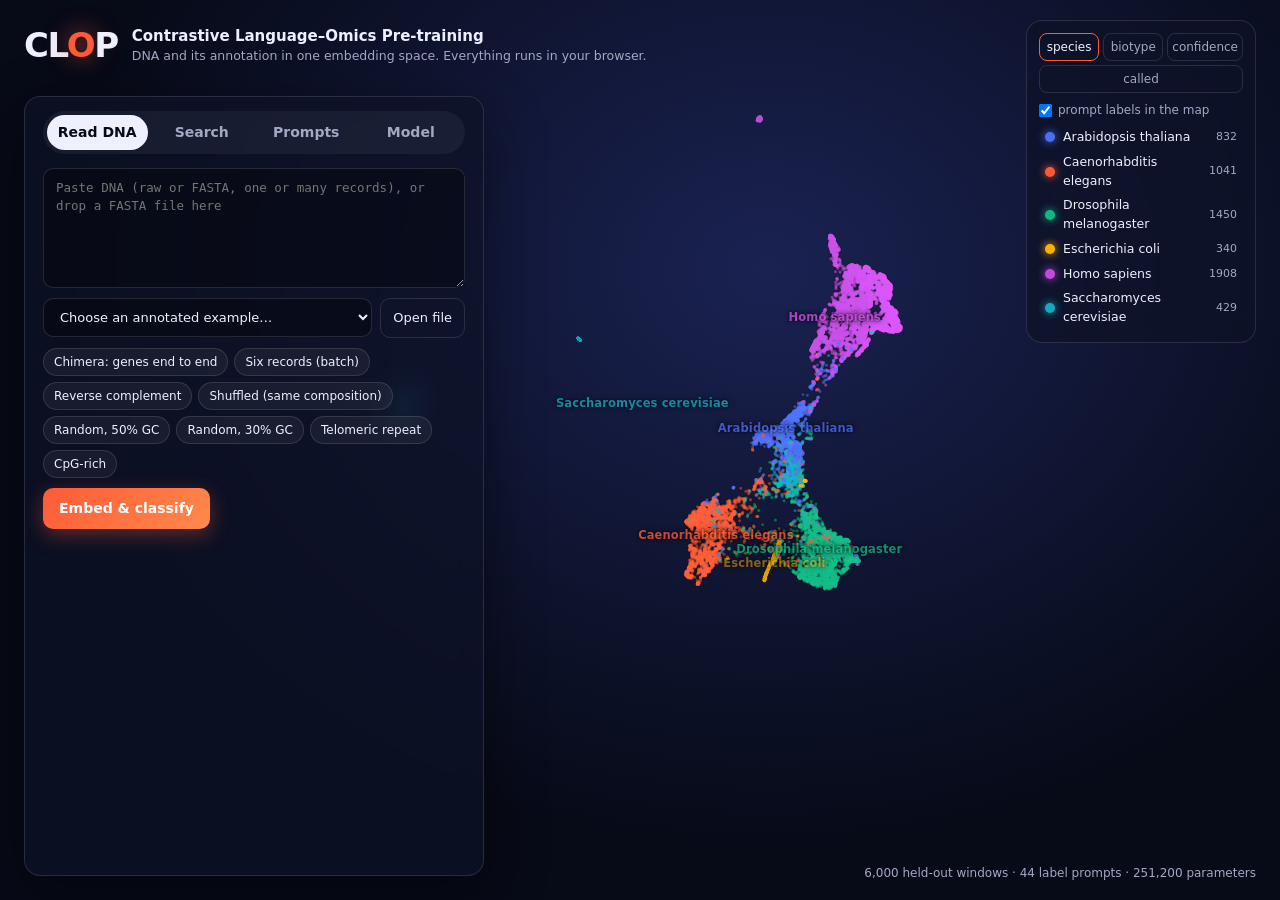
<file: index.html>
<!doctype html>
<html lang="en">
<head>
<meta charset="utf-8">
<meta name="viewport" content="width=device-width,initial-scale=1">
<title>CLOP · DNA meets language</title>
<meta name="description" content="Read any DNA sequence in your browser: CLOP places it in a shared DNA-text embedding, names its species and biotype from text prompts, scans long sequences, and finds sequences matching a description.">
<link rel="stylesheet" href="style.css">
</head>
<body>
<canvas id="atlas" aria-label="3D map of embedded genome windows"></canvas>
<div id="labels" class="labels" aria-hidden="true"></div>
<div class="tip" id="tip"></div>

<header class="brand">
  <div class="logo"><span>CL</span><span class="o">O</span><span>P</span></div>
  <div><div class="title">Contrastive Language–Omics Pre-training</div>
  <div class="subtitle">DNA and its annotation in one embedding space. Everything runs in your browser.</div></div>
</header>

<aside class="panel" id="panel">
  <nav class="tabs" role="tablist">
    <button class="on" data-tab="read" role="tab">Read DNA</button>
    <button data-tab="search" role="tab">Search</button>
    <button data-tab="prompts" role="tab">Prompts</button>
    <button data-tab="model" role="tab">Model</button>
  </nav>

  <section data-pane="read">
    <div class="drop" id="drop">
      <textarea id="sequence" spellcheck="false" placeholder="Paste DNA (raw or FASTA, one or many records), or drop a FASTA file here"></textarea>
    </div>
    <div class="row">
      <select id="exampleSelect" aria-label="Examples"></select>
      <label class="file">Open file<input type="file" id="file" accept=".fa,.fasta,.fna,.txt,.seq"></label>
    </div>
    <div class="chips" id="probes"></div>
    <div class="row"><button class="primary" id="read">Embed &amp; classify</button><span class="hint" id="readStatus"></span></div>

    <div id="batch" class="result" hidden>
      <h3>Records <span class="hint" id="batchHint"></span></h3>
      <div class="tablewrap"><table id="batchTable"></table></div>
      <button class="ghost" id="download">Download calls (TSV)</button>
    </div>

    <div id="readResult" class="result" hidden>
      <div class="summary" id="summary"></div>
      <h3>Species</h3><div class="bars" id="speciesBars"></div>
      <h3>Biotype</h3><div class="bars" id="biotypeBars"></div>
      <h3>Best species × biotype prompts</h3><div class="bars" id="cellBars"></div>
      <div id="scanBlock" hidden>
        <h3>Along the sequence <span class="hint" id="scanHint"></span></h3>
        <canvas id="scan" class="chart" height="150"></canvas>
        <div class="minilegend" id="scanLegend"></div>
      </div>
      <h3>Robustness</h3>
      <div class="checks" id="checks"></div>
      <canvas id="lengthChart" class="chart" height="110"></canvas>
      <h3>Nearest annotated windows</h3>
      <ol class="neighbours" id="neighbours"></ol>
      <p class="note">The white star marks the sequence in the map, among its nearest neighbours.</p>
    </div>
  </section>

  <section data-pane="search" hidden>
    <label for="query">Describe what you are looking for</label>
    <div class="row"><input id="query" placeholder="e.g. budding yeast transfer rna"><button class="primary" id="search">Search</button></div>
    <div class="chips" id="queries"></div>
    <div class="compose"><span>or compose a prompt from a species and a biotype:</span>
      <select id="composeSpecies"></select><select id="composeBiotype"></select></div>
    <div id="searchResult" class="result" hidden>
      <p class="big" id="searchSummary"></p>
      <div class="bars" id="searchBars"></div>
      <canvas id="simHist" class="chart" height="90"></canvas>
      <p class="note">Windows are ranked by the cosine between their DNA embedding and the embedding of your words: no
        keyword ever touches a sequence. The histogram shows all similarities; the highlighted bins are the windows lit up in the map.</p>
    </div>
  </section>

  <section data-pane="prompts" hidden>
    <p class="note">Write your own classifier: one text prompt per line. CLOP calls each window by its most similar
      prompt. Prompts can name a species, a biotype, both, or neither.</p>
    <textarea id="customPrompts" spellcheck="false"></textarea>
    <div class="chips" id="promptSets"></div>
    <div class="row">
      <button class="primary" id="paintMap">Colour the map</button>
      <button class="ghost" id="classifyCustom">Classify the sequence</button>
    </div>
    <div id="customResult" class="result" hidden>
      <h3 id="customTitle"></h3>
      <div class="bars" id="customBars"></div>
    </div>
  </section>

  <section data-pane="model" hidden>
    <p><b>CLOP</b> trains a DNA encoder and a text encoder so that a sequence lands next to the words that describe it,
      as CLIP does for images and captions. Any caption then becomes a classifier: <i>“mus musculus long non coding rna”</i>
      is a prompt, and the call is the most similar prompt.</p>
    <div class="stats-grid" id="modelStats"></div>
    <p>The DNA encoder is a strand-invariant dilated CNN: a sequence and its reverse complement get the same embedding.
      Its pooling is length-invariant (mean and mean square over interior positions), and sequences longer than the
      training window are read as the mean of overlapping windows. The map shows held-out windows laid out in 3D with UMAP.</p>
    <h3>How the prompts relate</h3>
    <canvas id="heatmap" class="chart square"></canvas>
    <p class="note">Cosine similarity between the label prompts (text side). Hover for names.</p>
    <p>Code, paper and poster: <a href="https://github.com/baudrly/clop" target="_blank" rel="noopener">github.com/baudrly/clop</a></p>
  </section>
</aside>

<aside class="legend-panel" id="legendPanel">
  <div class="modes" id="modes"></div>
  <label class="toggle"><input type="checkbox" id="showLabels" checked> prompt labels in the map</label>
  <div class="legend" id="legend"></div>
</aside>
<footer class="stats" id="stats">loading model…</footer>

<script src="clop-model.js"></script>
<script src="clop-atlas.js"></script>
<script src="atlas3d.js"></script>
<script src="clop.js"></script>
<script src="app.js"></script>
</body>
</html>
</file>
<file: style.css>
:root {
  --night: #070a17; --glass: rgba(15, 19, 40, 0.72); --line: rgba(255, 255, 255, 0.12); --ink: #eef0ff;
  --muted: #a3a8c3; --accent: #ff5a36; --accent2: #ffb199; --good: #12b886; --radius: 16px;
}
* { box-sizing: border-box; }
html, body { margin: 0; height: 100%; overflow: hidden; background: radial-gradient(ellipse at 60% 30%, #1a2252 0%, var(--night) 65%); color: var(--ink);
  font: 14px/1.5 Inter, system-ui, -apple-system, "Segoe UI", sans-serif; }
#atlas { position: fixed; inset: 0; width: 100vw; height: 100vh; cursor: grab; }
#atlas:active { cursor: grabbing; }
.brand { position: fixed; left: 24px; top: 20px; display: flex; gap: 14px; align-items: center; pointer-events: none; }
.logo { font-weight: 800; font-size: 34px; letter-spacing: -0.04em; }
.logo .o { color: var(--accent); text-shadow: 0 0 24px rgba(255, 90, 54, 0.7); }
.title { font-weight: 600; font-size: 15px; }
.subtitle { color: var(--muted); font-size: 12.5px; }
.panel { position: fixed; left: 24px; top: 96px; bottom: 24px; width: min(460px, calc(100vw - 48px)); background: var(--glass);
  border: 1px solid var(--line); border-radius: var(--radius); backdrop-filter: blur(14px); -webkit-backdrop-filter: blur(14px);
  padding: 14px 18px 18px; overflow-y: auto; box-shadow: 0 20px 60px rgba(0, 0, 0, 0.45); }
.tabs { display: flex; gap: 4px; margin-bottom: 14px; background: rgba(255, 255, 255, 0.05); padding: 4px; border-radius: 999px; }
.tabs button { flex: 1; border: 0; background: none; color: var(--muted); padding: 7px 6px; border-radius: 999px; font: inherit; font-weight: 600; cursor: pointer; }
.tabs button.on { background: var(--ink); color: var(--night); }
label { display: block; color: var(--muted); font-size: 12.5px; margin-bottom: 6px; }
textarea, input, select { width: 100%; background: rgba(0, 0, 0, 0.35); color: var(--ink); border: 1px solid var(--line); border-radius: 10px;
  padding: 10px 12px; font: 12.5px/1.45 ui-monospace, SFMono-Regular, Menlo, monospace; }
textarea { height: 120px; resize: vertical; }
input { font-family: inherit; font-size: 14px; }
select { font-family: inherit; font-size: 13px; width: auto; flex: 1; min-width: 0; }
.row { display: flex; gap: 8px; align-items: center; margin-top: 10px; }
.compose { display: flex; gap: 6px; align-items: center; margin-top: 10px; color: var(--muted); font-size: 12.5px; flex-wrap: wrap; }
.compose span { width: 100%; }
button.primary { background: linear-gradient(135deg, var(--accent), #ff8a4c); color: white; border: 0; border-radius: 10px; padding: 10px 16px;
  font: inherit; font-weight: 700; cursor: pointer; white-space: nowrap; box-shadow: 0 6px 20px rgba(255, 90, 54, 0.35); }
button.primary:disabled { opacity: 0.5; cursor: wait; }
.hint { color: var(--muted); font-size: 12px; }
.chips { display: flex; flex-wrap: wrap; gap: 6px; margin-top: 10px; }
.chips button { border: 1px solid var(--line); background: rgba(255, 255, 255, 0.05); color: var(--ink); border-radius: 999px; padding: 4px 10px;
  font: inherit; font-size: 12px; cursor: pointer; }
.chips button:hover { border-color: var(--accent2); }
.result h3 { font-size: 13px; text-transform: uppercase; letter-spacing: 0.08em; color: var(--muted); margin: 18px 0 8px; }
.bars { display: grid; gap: 5px; margin-bottom: 8px; }
.bar { display: grid; grid-template-columns: 1fr 52px; gap: 8px; align-items: center; font-size: 13px; }
.bar .track { position: relative; height: 22px; background: rgba(255, 255, 255, 0.06); border-radius: 6px; overflow: hidden; }
.bar .fill { position: absolute; inset: 0 auto 0 0; border-radius: 6px; transition: width 0.6s cubic-bezier(.2, .8, .2, 1); }
.bar .name { position: absolute; left: 8px; top: 2px; white-space: nowrap; text-shadow: 0 1px 2px rgba(0, 0, 0, 0.8); }
.bar .value { text-align: right; color: var(--muted); font-variant-numeric: tabular-nums; }
.neighbours { margin: 0; padding-left: 20px; font-size: 13px; }
.neighbours li { margin: 2px 0; }
.neighbours .sim { color: var(--muted); font-variant-numeric: tabular-nums; }
.note { color: var(--muted); font-size: 12px; }
.big { font-size: 15px; }
.legend-panel { position: fixed; right: 24px; top: 20px; max-height: calc(100vh - 80px); width: 230px; background: var(--glass);
  border: 1px solid var(--line); border-radius: var(--radius); backdrop-filter: blur(14px); padding: 12px; overflow-y: auto; }
.modes { display: flex; gap: 4px; margin-bottom: 8px; }
.modes button { flex: 1; border: 1px solid var(--line); background: none; color: var(--muted); border-radius: 8px; padding: 4px; font: inherit; font-size: 12px; cursor: pointer; }
.modes button.on { color: var(--ink); border-color: var(--accent); }
.legend div { display: flex; align-items: center; gap: 8px; padding: 3px 6px; border-radius: 6px; cursor: pointer; font-size: 12.5px; }
.legend div:hover, .legend div.on { background: rgba(255, 255, 255, 0.08); }
.legend i { width: 10px; height: 10px; border-radius: 50%; flex: none; box-shadow: 0 0 8px currentColor; }
.legend .count { margin-left: auto; color: var(--muted); font-size: 11px; }
.stats { position: fixed; right: 24px; bottom: 18px; color: var(--muted); font-size: 12px; pointer-events: none; }
.tip { position: fixed; pointer-events: none; background: rgba(0, 0, 0, 0.82); border: 1px solid var(--line); padding: 6px 10px; border-radius: 8px;
  font-size: 12px; display: none; z-index: 5; white-space: nowrap; }
a { color: var(--accent2); }
.muted { color: var(--muted); }
.ok { color: var(--good); font-weight: 700; }
.bad { color: var(--accent); font-weight: 700; }
.drop { border-radius: 12px; transition: box-shadow 0.2s; }
.drop.over { box-shadow: 0 0 0 2px var(--accent); }
.drop textarea { display: block; }
.file { margin: 0; flex: none; border: 1px solid var(--line); border-radius: 10px; padding: 9px 12px; color: var(--ink); font-size: 13px; cursor: pointer; }
.file:hover { border-color: var(--accent2); }
.file input { display: none; }
#exampleSelect { flex: 1; }
button.ghost { border: 1px solid var(--line); background: rgba(255, 255, 255, 0.05); color: var(--ink); border-radius: 10px; padding: 9px 14px;
  font: inherit; font-weight: 600; cursor: pointer; }
button.ghost:hover { border-color: var(--accent2); }
.summary { display: flex; flex-direction: column; gap: 2px; padding: 10px 12px; margin-top: 14px; border-radius: 10px; background: rgba(255, 255, 255, 0.05); }
.summary b { word-break: break-all; font-size: 13px; }
.summary span { color: var(--muted); font-size: 12px; }
.chart { display: block; width: 100%; margin: 4px 0 6px; }
.chart.square { aspect-ratio: 1; }
.checks { display: grid; gap: 6px; margin-bottom: 6px; }
.checks div { display: grid; grid-template-columns: 76px 1fr; gap: 10px; align-items: baseline; font-size: 12px; color: var(--muted); }
.checks b { color: var(--ink); font-size: 14px; font-variant-numeric: tabular-nums; }
.minilegend { display: flex; flex-wrap: wrap; gap: 4px 12px; font-size: 11.5px; }
.minilegend i, .neighbours i, table i { display: inline-block; width: 8px; height: 8px; border-radius: 50%; margin-right: 5px; }
.tablewrap { max-height: 260px; overflow: auto; border: 1px solid var(--line); border-radius: 10px; }
table { width: 100%; border-collapse: collapse; font-size: 12px; }
th { position: sticky; top: 0; background: #111632; text-align: left; color: var(--muted); font-weight: 600; }
th, td { padding: 5px 8px; border-bottom: 1px solid var(--line); white-space: nowrap; }
tr:not(:first-child) { cursor: pointer; }
tr:not(:first-child):hover { background: rgba(255, 255, 255, 0.06); }
td:first-child { max-width: 110px; overflow: hidden; text-overflow: ellipsis; }
#customPrompts { height: 150px; }
.stats-grid { display: grid; grid-template-columns: repeat(3, 1fr); gap: 8px; margin: 12px 0; }
.stats-grid div { background: rgba(255, 255, 255, 0.05); border-radius: 10px; padding: 8px 10px; }
.stats-grid b { display: block; font-size: 16px; }
.stats-grid span { color: var(--muted); font-size: 11.5px; }
.labels { position: fixed; inset: 0; pointer-events: none; overflow: hidden; }
.labels div { position: absolute; left: 0; top: 0; font-size: 11.5px; font-weight: 700; white-space: nowrap; letter-spacing: 0.01em;
  text-shadow: 0 0 6px rgba(0, 0, 0, 0.95), 0 0 2px #000; will-change: transform; }
.toggle { display: flex; align-items: center; gap: 6px; margin: 0 0 6px; font-size: 12px; cursor: pointer; }
.toggle input { width: auto; margin: 0; }
.modes { flex-wrap: wrap; }
@media (max-width: 760px) {
  .legend-panel { display: none; }
  .panel { top: auto; height: 55vh; left: 12px; right: 12px; bottom: 12px; width: auto; }
  .brand { left: 14px; top: 12px; } .subtitle { display: none; }
  .stats { display: none; }
}
</file>
